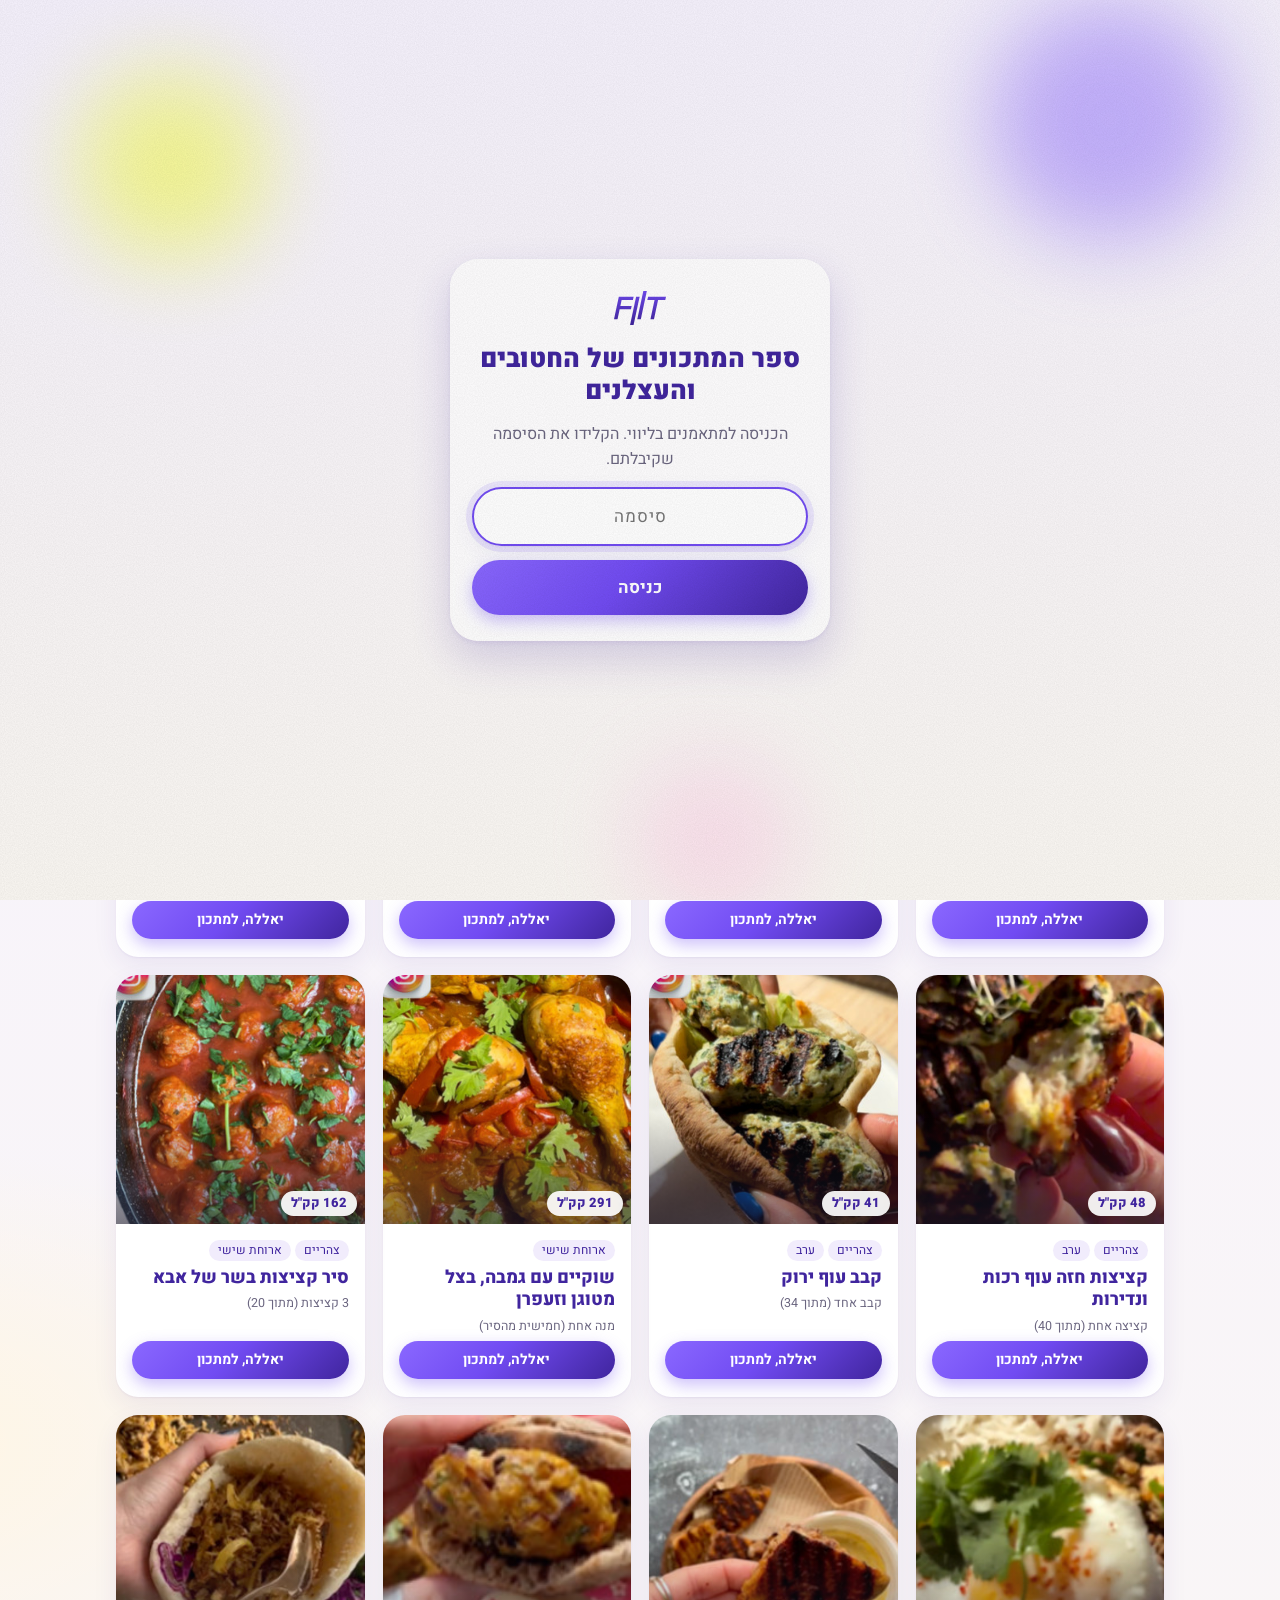
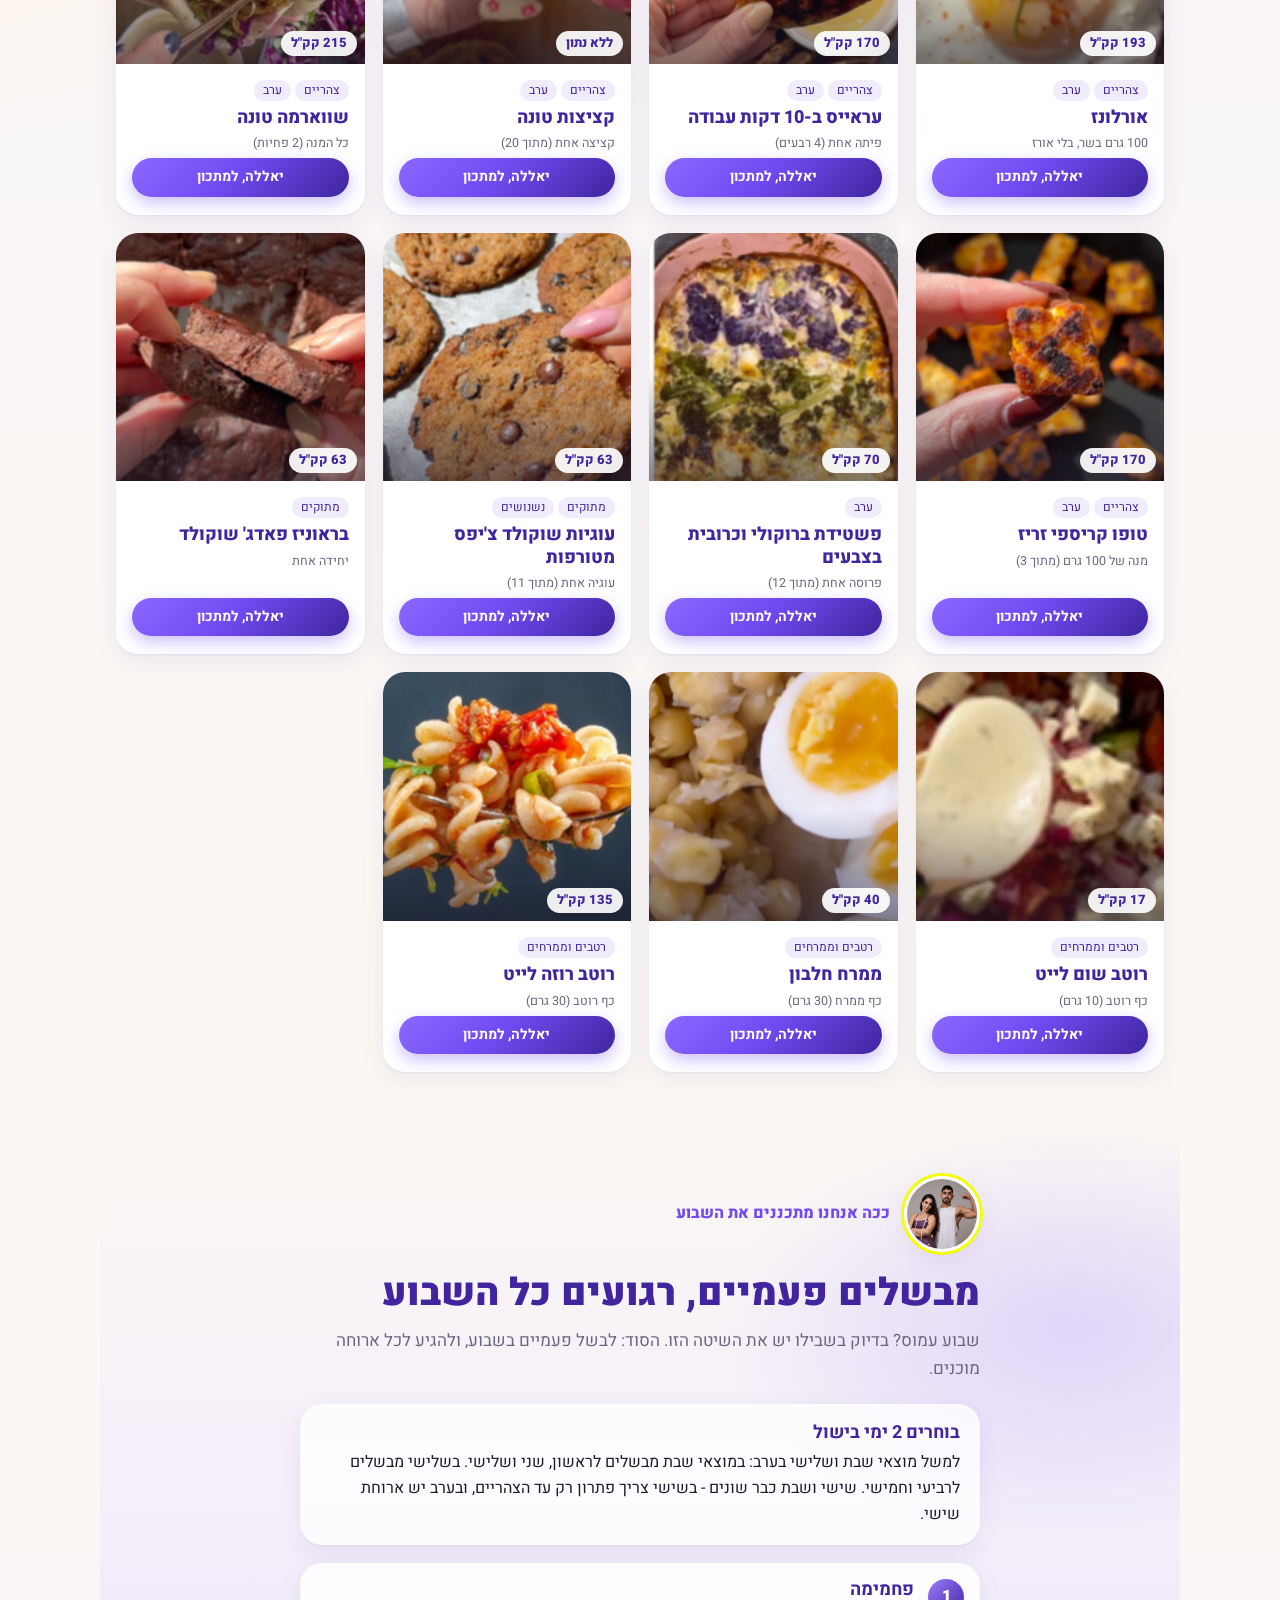
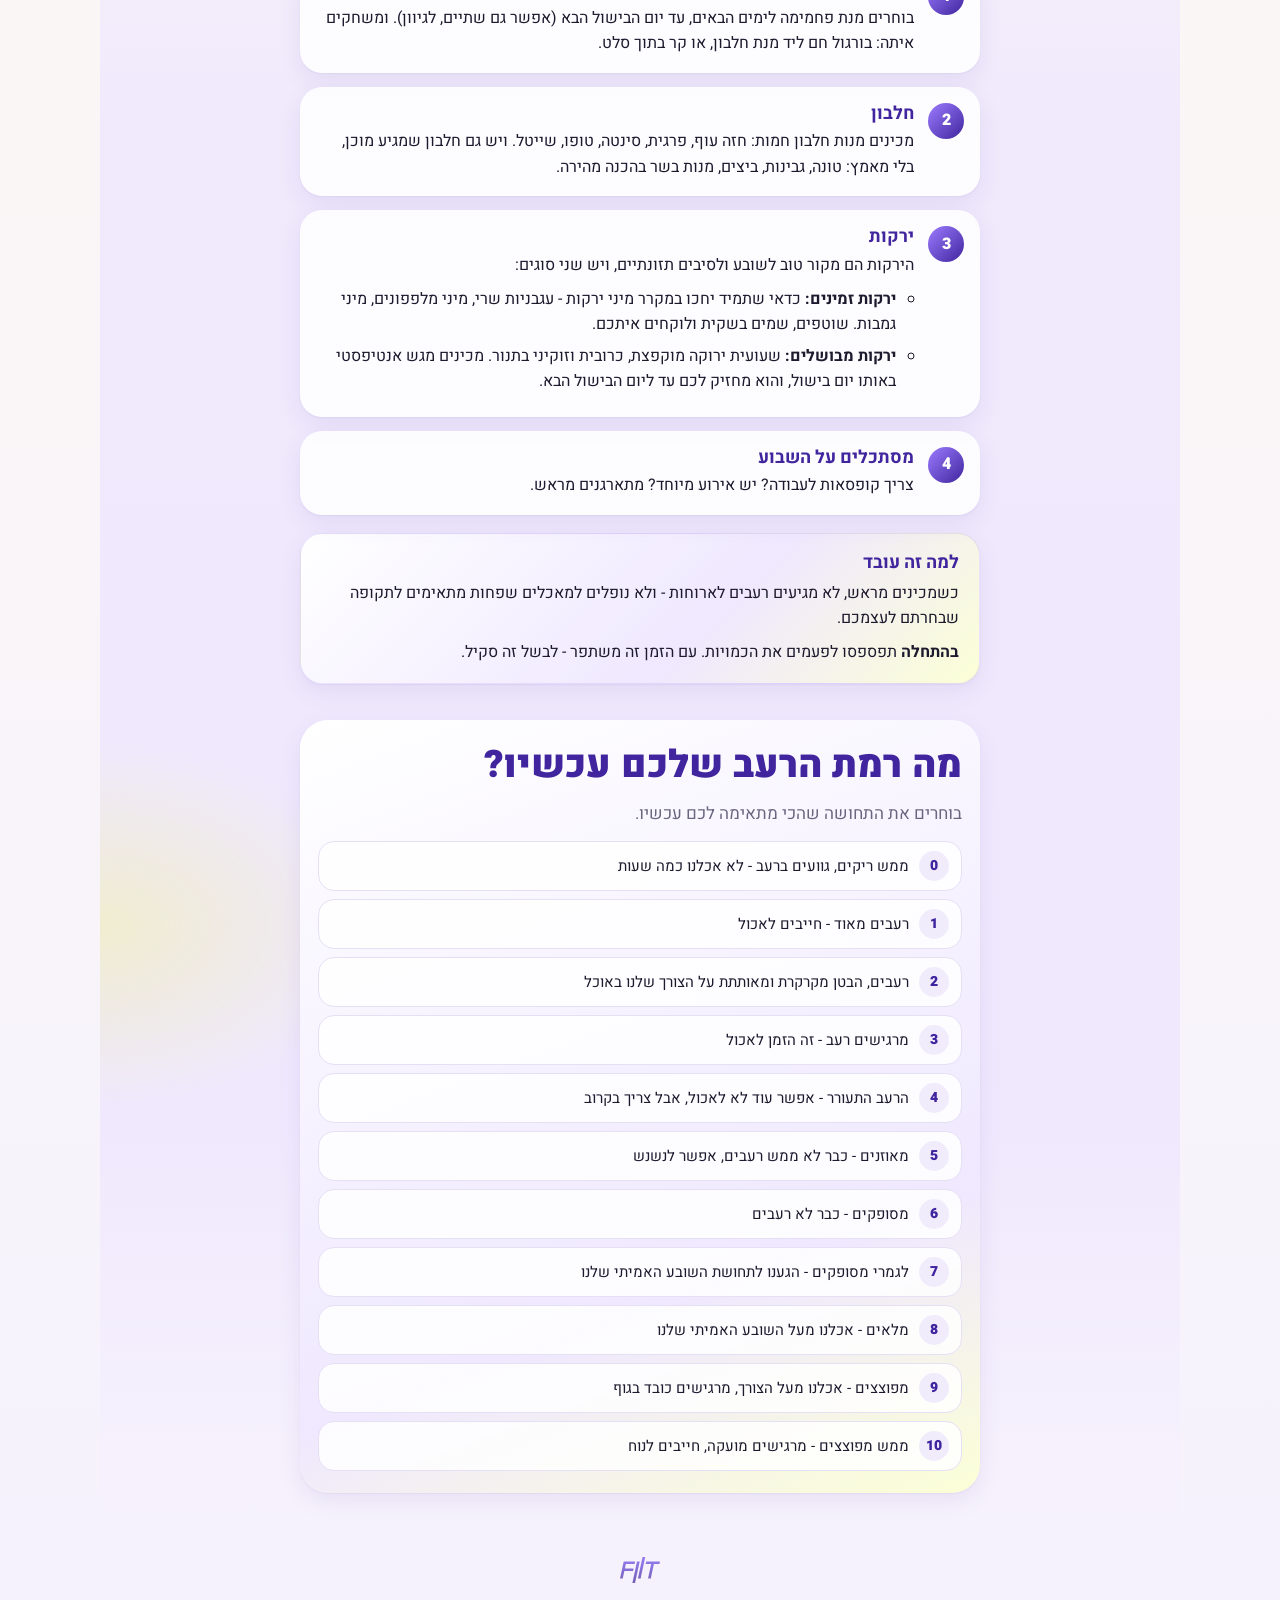
<file: index.html>
<!doctype html>
<html lang="he" dir="rtl">
<head>
  <meta charset="utf-8">
  <meta name="viewport" content="width=device-width, initial-scale=1, viewport-fit=cover">
  <meta name="theme-color" content="#f6f2fd">
  <title>ספר המתכונים של TOOFIT</title>
  <link rel="icon" href="assets/logo-icon.svg">
  <link rel="preconnect" href="https://fonts.googleapis.com">
  <link rel="preconnect" href="https://fonts.gstatic.com" crossorigin>
  <link href="https://fonts.googleapis.com/css2?family=Heebo:wght@400;500;700;800;900&display=swap" rel="stylesheet">
  <link rel="stylesheet" href="styles.css">
  <script src="gate.js"></script>
</head>
<body>
  <div class="gate" id="gate" role="dialog" aria-modal="true" aria-labelledby="gateTitle">
    <div class="blobs" aria-hidden="true">
      <span class="blob b1"></span><span class="blob b2"></span><span class="blob b3"></span>
    </div>
    <form class="gate-card" id="gateForm" autocomplete="off">
      <img src="assets/logo.svg" alt="TOOFIT" class="gate-logo">
      <h1 id="gateTitle">ספר המתכונים של <span class="hl">החטובים והעצלנים</span></h1>
      <p>הכניסה למתאמנים בליווי. הקלידו את הסיסמה שקיבלתם.</p>
      <label class="search gate-field">
        <input id="gatePassword" type="password" placeholder="סיסמה" aria-label="סיסמה" required>
      </label>
      <p class="gate-error" id="gateError" role="alert" hidden>הסיסמה לא נכונה. נסו שוב.</p>
      <button type="submit" class="pill pill-primary gate-btn">כניסה</button>
    </form>
  </div>

  <header class="topbar">
    <a href="#top" class="topbar-logo" aria-label="TOOFIT - לראש הדף"><img src="assets/logo.svg" alt="TOOFIT"></a>
    <button class="pill pill-week" id="openWeek" type="button">
      השבוע שלי <span class="count" id="weekCount">0</span>
    </button>
  </header>

  <main id="top">
    <section class="hero">
      <div class="blobs" aria-hidden="true">
        <span class="blob b1"></span><span class="blob b2"></span><span class="blob b3"></span>
      </div>
      <h1>ספר המתכונים של <span class="hl">החטובים והעצלנים</span></h1>
      <p>אוכל טעים ומגוון, עם כל הערכים התזונתיים - בלי להרגיש בדיאטה.</p>
    </section>

    <section class="finder" aria-label="חיפוש וסינון">
      <label class="search">
        <svg viewBox="0 0 24 24" aria-hidden="true"><circle cx="11" cy="11" r="7"/><path d="m20 20-3.5-3.5"/></svg>
        <input id="search" type="search" placeholder="מה בא לך לאכול?" autocomplete="off">
      </label>

      <div class="chips" id="mealChips" role="group" aria-label="סוג ארוחה"></div>
      <div class="chips" id="proteinChips" role="group" aria-label="חלבון"></div>

      <div class="cal-filter">
        <label for="calories">קלוריות למנה</label>
        <select id="calories">
          <option value="">הכל</option>
          <option value="150">עד 150 קק"ל</option>
          <option value="300">עד 300 קק"ל</option>
          <option value="400">עד 400 קק"ל</option>
          <option value="500">עד 500 קק"ל</option>
        </select>
      </div>
    </section>

    <section aria-label="מתכונים">
      <p class="result-count" id="resultCount" aria-live="polite"></p>
      <div class="grid" id="grid"></div>
      <p class="empty" id="empty" hidden>לא מצאנו מתכון כזה. נסו מילה אחרת או הסירו סינון.</p>
    </section>

    <section class="tips" id="tips">
      <div class="tips-inner">
        <figure class="tips-us reveal">
          <img src="assets/idan-gil.jpg" alt="עידן וגיל">
          <figcaption>ככה אנחנו מתכננים את השבוע</figcaption>
        </figure>
        <h2 class="reveal">מבשלים פעמיים, רגועים כל השבוע</h2>
        <p class="lead reveal">שבוע עמוס? בדיוק בשבילו יש את השיטה הזו. הסוד: לבשל פעמיים בשבוע, ולהגיע לכל ארוחה מוכנים.</p>

        <div class="tip-card reveal">
          <h3>בוחרים 2 ימי בישול</h3>
          <p>למשל מוצאי שבת ושלישי בערב: במוצאי שבת מבשלים לראשון, שני ושלישי. בשלישי מבשלים לרביעי וחמישי. שישי ושבת כבר שונים - בשישי צריך פתרון רק עד הצהריים, ובערב יש ארוחת שישי.</p>
        </div>

        <ol class="steps-list">
          <li class="reveal">
            <h3>פחמימה</h3>
            <p>בוחרים מנת פחמימה לימים הבאים, עד יום הבישול הבא (אפשר גם שתיים, לגיוון). ומשחקים איתה: בורגול חם ליד מנת חלבון, או קר בתוך סלט.</p>
          </li>
          <li class="reveal">
            <h3>חלבון</h3>
            <p>מכינים מנות חלבון חמות: חזה עוף, פרגית, סינטה, טופו, שייטל. ויש גם חלבון שמגיע מוכן, בלי מאמץ: טונה, גבינות, ביצים, מנות בשר בהכנה מהירה.</p>
          </li>
          <li class="reveal">
            <h3>ירקות</h3>
            <p>הירקות הם מקור טוב לשובע ולסיבים תזונתיים, ויש שני סוגים:</p>
            <ul>
              <li><strong>ירקות זמינים:</strong> כדאי שתמיד יחכו במקרר מיני ירקות - עגבניות שרי, מיני מלפפונים, מיני גמבות. שוטפים, שמים בשקית ולוקחים איתכם.</li>
              <li><strong>ירקות מבושלים:</strong> שעועית ירוקה מוקפצת, כרובית וזוקיני בתנור. מכינים מגש אנטיפסטי באותו יום בישול, והוא מחזיק לכם עד ליום הבישול הבא.</li>
            </ul>
          </li>
          <li class="reveal">
            <h3>מסתכלים על השבוע</h3>
            <p>צריך קופסאות לעבודה? יש אירוע מיוחד? מתארגנים מראש.</p>
          </li>
        </ol>

        <div class="tip-card glow reveal">
          <h3>למה זה עובד</h3>
          <p>כשמכינים מראש, לא מגיעים רעבים לארוחות - ולא נופלים למאכלים שפחות מתאימים לתקופה שבחרתם לעצמכם.</p>
          <p><strong>בהתחלה</strong> תפספסו לפעמים את הכמויות. עם הזמן זה משתפר - לבשל זה סקיל.</p>
        </div>

        <div class="hunger-check reveal" id="hungerCheck">
          <h2>מה רמת הרעב שלכם עכשיו?</h2>
          <p class="lead">בוחרים את התחושה שהכי מתאימה לכם עכשיו.</p>
          <div class="feel-options" id="feelOptions" role="group" aria-label="מה רמת הרעב שלכם עכשיו"></div>
        </div>

        <div class="scale-box" id="scaleBox" hidden>
          <h2>סולם הרעב והשובע</h2>
          <p class="lead"><strong>אוכלים בשלב 3, עוצרים בשלב 7.</strong> אפשר להזיז את הסמן.</p>
          <div class="scale-readout" id="scaleReadout">
            <span class="scale-num" id="scaleNum">3</span>
            <p class="scale-text" id="scaleText"></p>
          </div>
          <input type="range" id="scaleRange" min="0" max="10" step="1" value="3" aria-label="שלב בסולם הרעב והשובע">
          <div class="scale-ticks" aria-hidden="true" id="scaleTicks"></div>
          <div class="feel-result" id="feelResult" aria-live="polite"></div>
          <button type="button" class="again" data-feel-again>לבחור תחושה אחרת</button>
        </div>
      </div>
    </section>
  </main>

  <footer class="footer">
    <img src="assets/logo.svg" alt="TOOFIT">
  </footer>

  <div class="sheet-backdrop" id="backdrop" hidden></div>

  <article class="sheet" id="recipeSheet" role="dialog" aria-modal="true" aria-labelledby="recipeTitle" hidden>
    <div class="close-wrap"><button class="close" type="button" data-close aria-label="סגירה">×</button></div>
    <div id="recipeBody"></div>
  </article>

  <aside class="sheet" id="weekSheet" role="dialog" aria-modal="true" aria-labelledby="weekTitle" hidden>
    <div class="close-wrap"><button class="close" type="button" data-close aria-label="סגירה">×</button></div>
    <div class="sheet-inner">
      <h2 id="weekTitle">השבוע שלי</h2>
      <div class="tip-card glow">
        <p>בחרתם מתכונים? לוחצים "שמירה לשבוע", ומתחילים לחשוב איך להכפיל כמויות כדי שיספיקו לכמה ימים קדימה. ואל תשכחו לבחור חלבון, פחמימה וירקות.</p>
        <a href="#tips" class="link" data-close>איך מתכוננים לשבוע ←</a>
      </div>
      <ul class="week-list" id="weekList"></ul>
      <p class="empty" id="weekEmpty">עוד לא שמרתם מתכונים. לוחצים "שמירה לשבוע" על מה שמתחשק.</p>
      <p class="note">הרשימה נשמרת רק בטלפון הזה. מחיקת נתוני הדפדפן או החלפת טלפון ימחקו אותה.</p>
    </div>
  </aside>

  <div class="toast" id="toast" role="status" aria-live="polite"></div>

  <script src="data/recipes.js"></script>
  <script src="app.js"></script>
</body>
</html>
</file>
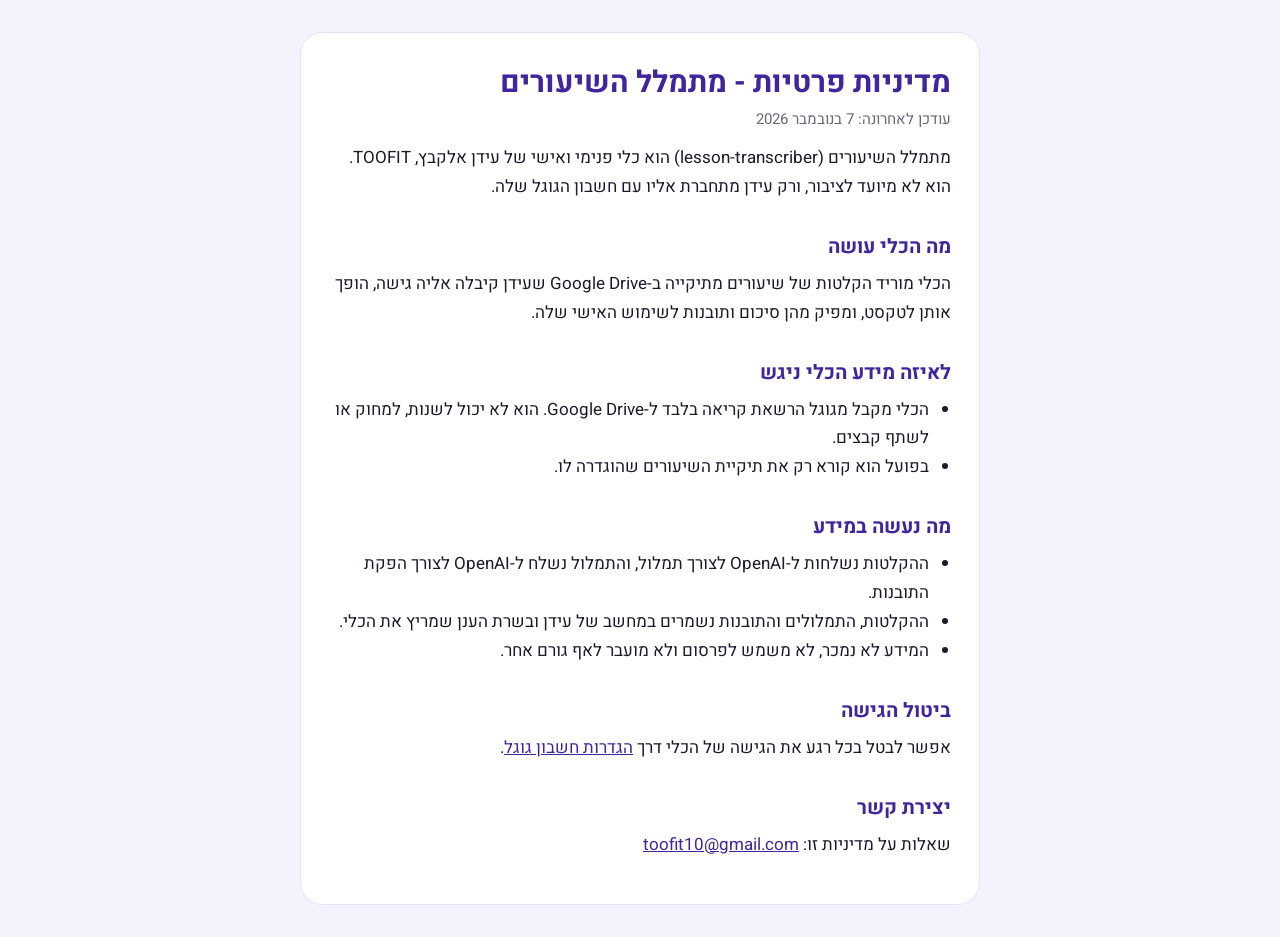
<file: privacy.html>
<!doctype html>
<html lang="he" dir="rtl">
<head>
  <meta charset="utf-8">
  <meta name="viewport" content="width=device-width, initial-scale=1, viewport-fit=cover">
  <meta name="theme-color" content="#f6f2fd">
  <title>מדיניות פרטיות - מתמלל השיעורים</title>
  <link rel="icon" href="assets/logo-icon.svg">
  <link rel="preconnect" href="https://fonts.googleapis.com">
  <link rel="preconnect" href="https://fonts.gstatic.com" crossorigin>
  <link href="https://fonts.googleapis.com/css2?family=Heebo:wght@400;500;700;800&display=swap" rel="stylesheet">
  <style>
    :root {
      --purple-dark: #40259e;
      --ink: #1d1a2e;
      --muted: #6b6680;
      --bg: #f6f2fd;
      --card: #ffffff;
      --line: #e6e0f5;
    }
    * { box-sizing: border-box; }
    body {
      margin: 0;
      padding: 32px 16px;
      background: var(--bg);
      color: var(--ink);
      font-family: "Heebo", system-ui, sans-serif;
      font-size: 17px;
      line-height: 1.7;
    }
    main {
      max-width: 680px;
      margin: 0 auto;
      padding: 32px 28px;
      background: var(--card);
      border: 1px solid var(--line);
      border-radius: 22px;
    }
    h1 { margin: 0 0 4px; color: var(--purple-dark); font-size: 30px; line-height: 1.25; }
    h2 { margin: 28px 0 6px; color: var(--purple-dark); font-size: 20px; }
    p, ul { margin: 0 0 12px; }
    ul { padding-inline-start: 22px; }
    .updated { color: var(--muted); font-size: 15px; }
    a { color: var(--purple-dark); }
  </style>
</head>
<body>
  <main>
    <h1>מדיניות פרטיות - מתמלל השיעורים</h1>
    <p class="updated">עודכן לאחרונה: 7 בנובמבר 2026</p>

    <p>מתמלל השיעורים (lesson-transcriber) הוא כלי פנימי ואישי של עידן אלקבץ, TOOFIT. הוא לא מיועד לציבור, ורק עידן מתחברת אליו עם חשבון הגוגל שלה.</p>

    <h2>מה הכלי עושה</h2>
    <p>הכלי מוריד הקלטות של שיעורים מתיקייה ב-Google Drive שעידן קיבלה אליה גישה, הופך אותן לטקסט, ומפיק מהן סיכום ותובנות לשימוש האישי שלה.</p>

    <h2>לאיזה מידע הכלי ניגש</h2>
    <ul>
      <li>הכלי מקבל מגוגל הרשאת קריאה בלבד ל-Google Drive. הוא לא יכול לשנות, למחוק או לשתף קבצים.</li>
      <li>בפועל הוא קורא רק את תיקיית השיעורים שהוגדרה לו.</li>
    </ul>

    <h2>מה נעשה במידע</h2>
    <ul>
      <li>ההקלטות נשלחות ל-OpenAI לצורך תמלול, והתמלול נשלח ל-OpenAI לצורך הפקת התובנות.</li>
      <li>ההקלטות, התמלולים והתובנות נשמרים במחשב של עידן ובשרת הענן שמריץ את הכלי.</li>
      <li>המידע לא נמכר, לא משמש לפרסום ולא מועבר לאף גורם אחר.</li>
    </ul>

    <h2>ביטול הגישה</h2>
    <p>אפשר לבטל בכל רגע את הגישה של הכלי דרך <a href="https://myaccount.google.com/permissions">הגדרות חשבון גוגל</a>.</p>

    <h2>יצירת קשר</h2>
    <p>שאלות על מדיניות זו: <a href="mailto:toofit10@gmail.com">toofit10@gmail.com</a></p>
  </main>
</body>
</html>
</file>
<file: styles.css>
:root {
  --purple: #714bf2;
  --purple-dark: #40259e;
  --yellow: #f3ff00;
  --ink: #1d1a2e;
  --muted: #6b6680;
  --bg: #f6f2fd;
  --bg-warm: #fbf8f3;
  --card: #ffffff;
  --soft: #f1ecfc;
  --line: #e6e0f5;
  --radius: 22px;
  --shadow: 0 1px 2px rgba(64, 37, 158, .06), 0 8px 24px rgba(64, 37, 158, .08);
  --shadow-lift: 0 2px 4px rgba(64, 37, 158, .08), 0 18px 40px rgba(64, 37, 158, .18);
  --ease: cubic-bezier(.2, .8, .2, 1);
  --spring: cubic-bezier(.34, 1.56, .64, 1);
}

* { box-sizing: border-box; }

html { scroll-behavior: smooth; -webkit-text-size-adjust: 100%; }

body {
  margin: 0;
  min-height: 100vh;
  background:
    radial-gradient(1200px 600px at 100% -10%, #ece4ff 0%, transparent 60%),
    radial-gradient(900px 500px at -10% 30%, #fff6e3 0%, transparent 60%),
    linear-gradient(180deg, var(--bg) 0%, var(--bg-warm) 55%, var(--bg) 100%);
  color: var(--ink);
  font-family: "Heebo", system-ui, sans-serif;
  font-size: 16px;
  line-height: 1.6;
  direction: rtl;
  text-align: right;
}

/* Paper grain over the whole page */
body::after {
  content: ""; position: fixed; inset: 0; z-index: 100; pointer-events: none;
  opacity: .07; mix-blend-mode: multiply;
  background-image: url("data:image/svg+xml,%3Csvg xmlns='http://www.w3.org/2000/svg' width='160' height='160'%3E%3Cfilter id='n'%3E%3CfeTurbulence type='fractalNoise' baseFrequency='.9' numOctaves='3' stitchTiles='stitch'/%3E%3CfeColorMatrix values='0 0 0 0 0 0 0 0 0 0 0 0 0 0 0 0 0 0 1 0'/%3E%3C/filter%3E%3Crect width='100%25' height='100%25' filter='url(%23n)'/%3E%3C/svg%3E");
}

body.locked { overflow: hidden; }

img { max-width: 100%; display: block; }

h1, h2, h3 { color: var(--purple-dark); line-height: 1.25; margin: 0; }

button, input, select { font: inherit; color: inherit; }

main, .footer { max-width: 1080px; margin: 0 auto; padding: 0 16px; }

/* Top bar */
.topbar {
  position: sticky; top: 0; z-index: 20;
  display: flex; align-items: center; justify-content: space-between;
  padding: 10px 16px;
  padding-top: max(10px, env(safe-area-inset-top));
  background: rgba(246, 242, 253, .72);
  backdrop-filter: saturate(180%) blur(18px);
  -webkit-backdrop-filter: saturate(180%) blur(18px);
  border-bottom: 1px solid rgba(113, 75, 242, .1);
}
.topbar-logo img { height: 28px; width: auto; }

.pill {
  border: 0; border-radius: 999px; cursor: pointer;
  padding: 10px 18px; font-weight: 700;
  display: inline-flex; align-items: center; justify-content: center; gap: 8px;
  transition: transform .2s var(--spring), background .25s, box-shadow .25s, color .25s;
  text-decoration: none; -webkit-tap-highlight-color: transparent;
}
.pill:active { transform: scale(.95); }
.pill-primary {
  background: linear-gradient(135deg, #8a68ff 0%, var(--purple) 45%, var(--purple-dark) 100%);
  color: #fff; box-shadow: 0 6px 16px rgba(113, 75, 242, .35);
}
.pill-primary:hover { box-shadow: 0 10px 22px rgba(113, 75, 242, .45); }
.pill-ghost { background: var(--soft); color: var(--purple-dark); }
.pill-week { background: #fff; color: var(--purple-dark); padding: 8px 14px; font-size: 15px; box-shadow: var(--shadow); }
.count {
  min-width: 22px; height: 22px; border-radius: 999px; padding: 0 6px;
  background: var(--purple); color: #fff; font-size: 13px;
  display: inline-flex; align-items: center; justify-content: center;
}
.count.bump { animation: bump .5s var(--spring); }
@keyframes bump { 40% { transform: scale(1.45); background: var(--yellow); color: var(--ink); } }

/* Hero with moving gradient blobs */
.hero { position: relative; text-align: center; padding: 48px 0 28px; isolation: isolate; }
.blobs { position: absolute; inset: -20px -16px 0; z-index: -1; overflow: hidden; pointer-events: none; }
.blob { position: absolute; border-radius: 50%; filter: blur(42px); opacity: .55; will-change: transform; }
.b1 { width: 240px; height: 240px; background: #9b7cff; top: 0; right: 4%; animation: drift1 14s ease-in-out infinite alternate; }
.b2 { width: 190px; height: 190px; background: var(--yellow); top: 70px; left: 6%; opacity: .4; animation: drift2 17s ease-in-out infinite alternate; }
.b3 { width: 160px; height: 160px; background: #ffb8e1; bottom: -20px; right: 38%; opacity: .35; animation: drift3 12s ease-in-out infinite alternate; }
@keyframes drift1 { to { transform: translate(-70px, 50px) scale(1.15); } }
@keyframes drift2 { to { transform: translate(60px, -30px) scale(.9); } }
@keyframes drift3 { to { transform: translate(-40px, -40px) scale(1.2); } }

.hero h1 { font-size: clamp(32px, 9vw, 58px); font-weight: 900; letter-spacing: -.5px; }
.hero .hl {
  background: linear-gradient(90deg, var(--purple-dark), var(--purple), #9b7cff, var(--purple));
  background-size: 300% 100%;
  -webkit-background-clip: text; background-clip: text; color: transparent;
  animation: shine 8s linear infinite;
}
@keyframes shine { to { background-position: -300% 0; } }
.hero p { color: var(--muted); font-size: 18px; margin: 14px auto 0; max-width: 34ch; }

/* Finder */
.finder { display: grid; gap: 12px; padding-bottom: 8px; }

.search {
  display: flex; align-items: center; gap: 10px;
  background: rgba(255, 255, 255, .85); border-radius: 999px; padding: 0 18px;
  border: 2px solid transparent; box-shadow: var(--shadow);
  transition: border-color .2s, box-shadow .3s;
}
.search:focus-within { border-color: var(--purple); box-shadow: 0 0 0 6px rgba(113, 75, 242, .12), var(--shadow); }
.search svg { width: 20px; height: 20px; fill: none; stroke: var(--purple); stroke-width: 2; stroke-linecap: round; flex: none; }
.search input {
  flex: 1; min-width: 0; border: 0; background: none; outline: none;
  padding: 14px 0; font-size: 17px;
}

.chips {
  display: flex; gap: 8px; overflow-x: auto;
  margin: 0 -16px; padding: 4px 16px;
  scrollbar-width: none;
}
.chips::-webkit-scrollbar { display: none; }
.chip {
  flex: none; border: 1.5px solid var(--line); background: rgba(255, 255, 255, .7);
  border-radius: 999px; padding: 7px 15px; font-size: 15px; cursor: pointer;
  transition: background .25s var(--ease), border-color .25s, transform .3s var(--spring), box-shadow .25s;
  white-space: nowrap; -webkit-tap-highlight-color: transparent;
}
.chip:active { transform: scale(.92); }
.chip[aria-pressed="true"] {
  background: var(--yellow); border-color: var(--yellow); color: var(--ink); font-weight: 700;
  box-shadow: 0 4px 14px rgba(200, 210, 0, .45);
  animation: pop .4s var(--spring);
}
@keyframes pop { 50% { transform: scale(1.08); } }

.cal-filter { display: flex; align-items: center; gap: 8px; font-size: 14px; color: var(--muted); }
.cal-filter select {
  border: 1px solid var(--line); border-radius: 999px; background: rgba(255, 255, 255, .8);
  padding: 4px 12px; font-size: 14px; color: var(--muted);
}

.result-count { color: var(--muted); font-size: 14px; margin: 12px 0 10px; }

/* Grid + cards. Two columns on phones keeps the book's small photos sharp. */
.grid { display: grid; grid-template-columns: repeat(2, 1fr); gap: 12px; }
@media (min-width: 700px) { .grid { grid-template-columns: repeat(3, 1fr); gap: 18px; } }
@media (min-width: 1000px) { .grid { grid-template-columns: repeat(4, 1fr); } }

.card {
  background: var(--card); border-radius: var(--radius); overflow: hidden;
  display: flex; flex-direction: column; cursor: pointer;
  box-shadow: var(--shadow);
  transition: transform .35s var(--ease), box-shadow .35s var(--ease), opacity .5s var(--ease);
  -webkit-tap-highlight-color: transparent;
  transform-style: preserve-3d;
}
.card.pre { opacity: 0; transform: translateY(24px) scale(.97); }
.card:hover { box-shadow: var(--shadow-lift); }
.card:active { transform: scale(.97); }

.card-img { position: relative; aspect-ratio: 1 / 1; overflow: hidden; background: var(--soft); }
.card-img img { width: 100%; height: 100%; object-fit: cover; transition: transform .7s var(--ease); }
.card:hover .card-img img { transform: scale(1.06); }
.card-img::after {
  content: ""; position: absolute; inset: auto 0 0 0; height: 45%;
  background: linear-gradient(to top, rgba(29, 26, 46, .55), transparent);
  pointer-events: none;
}
.kcal-badge {
  position: absolute; bottom: 8px; right: 8px; z-index: 1;
  background: rgba(255, 255, 255, .92); color: var(--purple-dark);
  border-radius: 999px; padding: 2px 10px; font-size: 13px; font-weight: 800;
  backdrop-filter: blur(6px);
}
.saved-dot {
  position: absolute; top: 8px; left: 8px; z-index: 1;
  width: 28px; height: 28px; border-radius: 50%;
  background: var(--yellow); color: var(--ink); font-size: 14px; font-weight: 900;
  display: flex; align-items: center; justify-content: center;
  transform: scale(0); transition: transform .4s var(--spring);
}
.card.is-saved .saved-dot { transform: scale(1); }

.placeholder {
  width: 100%; height: 100%;
  display: flex; align-items: center; justify-content: center;
  background: linear-gradient(135deg, #e3d9ff, #c9b8ff 55%, #f6ffb3);
}
.placeholder img { width: auto; height: 38%; opacity: .5; object-fit: contain; }

.card-body { padding: 12px 12px 14px; display: flex; flex-direction: column; gap: 6px; flex: 1; }
.tags { display: flex; flex-wrap: wrap; gap: 4px; }
.tag { font-size: 12px; color: var(--purple-dark); background: var(--soft); border-radius: 999px; padding: 1px 9px; }
.card h3 { font-size: 16px; font-weight: 800; }
.card-serving { color: var(--muted); font-size: 12.5px; line-height: 1.35; margin: 0; }
.card .pill { margin-top: auto; padding: 8px 12px; font-size: 14px; width: 100%; }
@media (min-width: 700px) {
  .card-body { padding: 16px 16px 18px; }
  .card h3 { font-size: 18px; }
}

.empty { text-align: center; color: var(--muted); padding: 28px 8px; }

/* Scroll reveal */
.reveal { opacity: 0; transform: translateY(22px); transition: opacity .7s var(--ease), transform .7s var(--ease); }
.reveal.in { opacity: 1; transform: none; }

/* Tips */
.tips { margin: 56px -16px 0; padding: 48px 16px 32px; position: relative; }
.tips::before {
  content: ""; position: absolute; inset: 0; z-index: -1;
  background:
    radial-gradient(500px 300px at 90% 10%, rgba(155, 124, 255, .25), transparent 70%),
    radial-gradient(400px 260px at 0% 70%, rgba(243, 255, 0, .18), transparent 70%),
    linear-gradient(180deg, rgba(255, 255, 255, 0), rgba(236, 228, 255, .7) 30%, rgba(236, 228, 255, .7) 80%, rgba(255, 255, 255, 0));
}
.tips-inner { max-width: 680px; margin: 0 auto; }
.tips h2 { font-size: clamp(26px, 7vw, 38px); font-weight: 900; }
.tips .lead { color: var(--muted); font-size: 17px; margin: 10px 0 22px; }
.tips-us { margin: 0 0 18px; display: flex; align-items: center; gap: 14px; }
.tips-us img {
  width: 76px; height: 76px; border-radius: 50%; object-fit: cover;
  border: 3px solid #fff; box-shadow: 0 0 0 3px var(--yellow), var(--shadow);
}
.tips-us figcaption { font-weight: 800; color: var(--purple); }

.tip-card { background: rgba(255, 255, 255, .8); border-radius: var(--radius); padding: 18px 20px; margin-bottom: 18px; box-shadow: var(--shadow); }
.tip-card h3 { font-size: 18px; margin-bottom: 6px; }
.tip-card p { margin: 0 0 8px; }
.tip-card p:last-child { margin-bottom: 0; }
.tip-card.glow {
  background: linear-gradient(135deg, #ffffff 0%, #efe8ff 60%, #fbffd6 100%);
  border: 1px solid rgba(113, 75, 242, .15);
}

.steps-list { list-style: none; padding: 0; margin: 0 0 18px; counter-reset: s; display: grid; gap: 14px; }
.steps-list > li {
  counter-increment: s; position: relative;
  padding: 16px 66px 16px 18px; background: rgba(255, 255, 255, .85);
  border-radius: var(--radius); box-shadow: var(--shadow);
}
.steps-list > li::before {
  content: counter(s); position: absolute; right: 16px; top: 16px;
  width: 36px; height: 36px; border-radius: 50%;
  background: linear-gradient(135deg, #9b7cff, var(--purple-dark)); color: #fff; font-weight: 900;
  display: flex; align-items: center; justify-content: center;
}
.steps-list h3 { font-size: 18px; }
.steps-list p { margin: 4px 0 0; }
.steps-list ul { margin: 8px 0 0; padding-right: 18px; }
.steps-list ul li { margin-bottom: 6px; }

/* Hunger scale slider */
.scale-box {
  margin-top: 18px; padding: 22px 18px; border-radius: 28px;
  background: rgba(255, 255, 255, .85); box-shadow: var(--shadow);
}
.scale-box .lead { margin-bottom: 16px; }
.scale-readout {
  display: flex; align-items: center; gap: 14px; min-height: 96px;
  padding: 14px 16px; border-radius: 20px; margin-bottom: 18px;
  transition: background .4s var(--ease);
  background: var(--soft);
}
.scale-readout[data-zone="key"] { background: var(--yellow); }
.scale-readout[data-zone="ok"] { background: #efe8ff; }
.scale-readout[data-zone="far"] { background: #ddd2ff; }
.scale-num {
  flex: none; width: 60px; height: 60px; border-radius: 50%;
  background: #fff; color: var(--purple-dark); font-size: 30px; font-weight: 900;
  display: flex; align-items: center; justify-content: center; box-shadow: var(--shadow);
}
.scale-num.tick { animation: pop .35s var(--spring); }
.scale-text { margin: 0; font-size: 17px; font-weight: 600; }

#scaleRange {
  -webkit-appearance: none; appearance: none; width: 100%; height: 14px; border-radius: 999px; outline: none;
  direction: rtl;
  background: linear-gradient(to left, #40259e 0%, #9b7cff 22%, #f3ff00 30%, #f3ff00 70%, #9b7cff 78%, #40259e 100%);
}
#scaleRange::-webkit-slider-thumb {
  -webkit-appearance: none; width: 32px; height: 32px; border-radius: 50%;
  background: #fff; border: 4px solid var(--purple); box-shadow: 0 4px 12px rgba(64, 37, 158, .35); cursor: grab;
}
#scaleRange::-moz-range-thumb {
  width: 26px; height: 26px; border-radius: 50%;
  background: #fff; border: 4px solid var(--purple); box-shadow: 0 4px 12px rgba(64, 37, 158, .35); cursor: grab;
}
.scale-ticks { display: flex; justify-content: space-between; padding: 8px 6px 0; font-size: 13px; color: var(--muted); }
.scale-ticks span.key { color: var(--purple-dark); font-weight: 900; }

/* Hunger check */
.scale-box.opening { animation: open-down .55s var(--ease) both; }
@keyframes open-down { from { opacity: 0; transform: translateY(-14px) scale(.98); } }
.hunger-check {
  margin-top: 36px; padding: 22px 18px; border-radius: 28px;
  background: linear-gradient(160deg, #ffffff 0%, #efe8ff 70%, #fbffd6 100%);
  box-shadow: var(--shadow);
}
.hunger-check .lead { margin-bottom: 14px; }
.feel-options { display: grid; gap: 8px; }
.feel {
  display: grid; grid-template-columns: 30px 1fr; gap: 10px; align-items: center;
  width: 100%; text-align: right; cursor: pointer;
  border: 1.5px solid var(--line); background: rgba(255, 255, 255, .85);
  border-radius: 16px; padding: 9px 12px; font-size: 15px; line-height: 1.4;
  transition: background .25s var(--ease), border-color .25s, transform .3s var(--spring);
  -webkit-tap-highlight-color: transparent;
}
.feel:active { transform: scale(.97); }
.feel[hidden] { display: none; }
.feel .n {
  width: 30px; height: 30px; border-radius: 50%; background: var(--soft);
  color: var(--purple-dark); font-weight: 900; font-size: 14px;
  display: flex; align-items: center; justify-content: center;
}
.feel[aria-pressed="true"] { background: var(--yellow); border-color: var(--yellow); font-weight: 700; animation: pop .4s var(--spring); }
.feel[aria-pressed="true"] .n { background: #fff; }
.feel-result {
  margin-top: 16px; padding: 18px; border-radius: 20px;
  background: var(--purple-dark); color: #fff;
  animation: rise .45s var(--ease) both;
}
.feel-result .msg { margin: 0 0 12px; font-size: 18px; font-weight: 700; line-height: 1.45; }
.feel-result .msg:last-child { margin-bottom: 0; }
.feel-result .pill { background: var(--yellow); color: var(--ink); }
.again { display: block; margin: 14px auto 0; background: none; border: 0; color: var(--purple); font-weight: 700; font-size: 14px; cursor: pointer; padding: 4px; }

.footer { padding: 32px 16px calc(32px + env(safe-area-inset-bottom)); text-align: center; }
.footer img { height: 26px; width: auto; margin: 0 auto; opacity: .7; }

/* Sheets (recipe + week) */
.sheet-backdrop {
  position: fixed; inset: 0; z-index: 30; background: rgba(29, 16, 70, .4);
  backdrop-filter: blur(3px); -webkit-backdrop-filter: blur(3px);
  opacity: 0; transition: opacity .35s var(--ease);
}
.sheet-backdrop.open { opacity: 1; }

.sheet {
  position: fixed; z-index: 40; inset: auto 0 0 0;
  max-height: 94vh; max-height: 94dvh; overflow-y: auto; overscroll-behavior: contain;
  background: var(--bg-warm); border-radius: 26px 26px 0 0;
  transform: translateY(100%); transition: transform .45s var(--ease);
  padding-bottom: env(safe-area-inset-bottom);
}
.sheet.open { transform: none; }
.sheet.no-slide { transition: none; }
@media (min-width: 760px) {
  .sheet {
    inset: 50% auto auto 50%; width: 680px; max-height: 88vh; border-radius: 26px;
    transform: translate(-50%, -46%) scale(.96); opacity: 0;
    transition: transform .45s var(--ease), opacity .3s var(--ease);
  }
  .sheet.open { transform: translate(-50%, -50%); opacity: 1; }
}

.close-wrap { position: sticky; top: 0; height: 0; z-index: 3; }
.close {
  position: absolute; top: 12px; left: 12px;
  width: 38px; height: 38px; border-radius: 50%; border: 0; cursor: pointer;
  background: rgba(255, 255, 255, .92); font-size: 24px; line-height: 1;
  box-shadow: 0 2px 10px rgba(0, 0, 0, .12);
  transition: transform .3s var(--spring);
}
.close:active { transform: scale(.85) rotate(90deg); }

.sheet-inner { padding: 22px 20px 28px; }
.sheet-inner > h2 { font-size: 26px; font-weight: 900; margin-bottom: 14px; }

/* Recipe hero: the small book photo sits sharp in the middle, over a blurred copy of itself */
.recipe-hero {
  position: relative; overflow: hidden; height: 300px;
  display: flex; align-items: center; justify-content: center;
  background: linear-gradient(135deg, #e3d9ff, #c9b8ff 55%, #f6ffb3);
}
.recipe-hero::before {
  content: ""; position: absolute; inset: -30px;
  background: var(--hero-bg, none) center / cover no-repeat;
  filter: blur(28px) saturate(1.4); opacity: .85;
}
.recipe-hero::after {
  content: ""; position: absolute; inset: auto 0 0 0; height: 60px;
  background: linear-gradient(to top, var(--bg-warm), transparent);
}
.recipe-hero > img {
  position: relative; z-index: 1; max-height: 236px; max-width: 72%; width: auto;
  border-radius: 20px; box-shadow: 0 18px 40px rgba(29, 16, 70, .35);
  animation: float-in .6s .1s var(--spring) both;
}
@keyframes float-in { from { opacity: 0; transform: translateY(18px) scale(.92); } }
.recipe-hero .placeholder { position: absolute; inset: 0; }

.recipe-head h2 { font-size: 28px; font-weight: 900; margin: 10px 0 6px; }
.recipe-head .desc { color: var(--muted); margin: 0 0 16px; }

.actions { display: flex; gap: 10px; flex-wrap: wrap; margin-bottom: 22px; }
.actions .pill { flex: 1 1 140px; padding: 13px 18px; }
.pill-save { background: #fff; color: var(--purple-dark); box-shadow: var(--shadow); }
.pill-save[aria-pressed="true"] { background: var(--yellow); color: var(--ink); }
.pill-save.burst { animation: pop .45s var(--spring); }

.nutrition {
  background: linear-gradient(135deg, #ffffff, #f1ecfc);
  border-radius: var(--radius); padding: 16px; margin-bottom: 24px; box-shadow: var(--shadow);
}
.nutrition h3, .recipe-section h3 { font-size: 20px; font-weight: 800; margin-bottom: 4px; }
.nutrition .per { color: var(--muted); font-size: 14px; margin: 0 0 12px; }
.nutri-grid { display: grid; grid-template-columns: repeat(4, 1fr); gap: 8px; text-align: center; }
.nutri-grid div { background: #fff; border-radius: 14px; padding: 10px 4px; }
.nutri-grid strong { display: block; font-size: 20px; color: var(--purple-dark); line-height: 1.2; font-variant-numeric: tabular-nums; }
.nutri-grid span { font-size: 12.5px; color: var(--muted); }
.nutri-grid .main { background: var(--purple); }
.nutri-grid .main strong, .nutri-grid .main span { color: #fff; }

.recipe-section { margin-bottom: 24px; }
.recipe-section .yield { color: var(--muted); font-size: 14px; margin: 0 0 8px; }
.ingredients { padding: 0; margin: 0; list-style: none; }
.ingredients li {
  padding: 10px 0; border-bottom: 1px solid var(--line); display: flex; gap: 12px; cursor: pointer;
  transition: color .25s, opacity .25s; -webkit-tap-highlight-color: transparent;
}
.ingredients li::before {
  content: ""; flex: none; width: 20px; height: 20px; border-radius: 6px; margin-top: 3px;
  border: 2px solid var(--purple); background: #fff;
  transition: background .25s, transform .3s var(--spring);
}
.ingredients li.done { color: var(--muted); text-decoration: line-through; opacity: .7; }
.ingredients li.done::before {
  background: var(--purple) url("data:image/svg+xml,%3Csvg xmlns='http://www.w3.org/2000/svg' viewBox='0 0 24 24' fill='none' stroke='white' stroke-width='3.5' stroke-linecap='round' stroke-linejoin='round'%3E%3Cpath d='m5 12 5 5 9-10'/%3E%3C/svg%3E") center / 14px no-repeat;
  transform: scale(1.1);
}
.check-hint { color: var(--muted); font-size: 13px; margin: 0 0 4px; }

.method { padding: 0; margin: 0; list-style: none; counter-reset: m; }
.method li { counter-increment: m; position: relative; padding: 0 42px 16px 0; }
.method li::before {
  content: counter(m); position: absolute; right: 0; top: 1px;
  width: 28px; height: 28px; border-radius: 50%;
  background: linear-gradient(135deg, #9b7cff, var(--purple-dark)); color: #fff; font-weight: 800; font-size: 14px;
  display: flex; align-items: center; justify-content: center;
}
.recipe-tip { background: linear-gradient(135deg, #fbffd1, #f3ffa6); border-radius: var(--radius); padding: 14px 18px; }
.recipe-tip h3 { font-size: 17px; margin-bottom: 2px; }
.recipe-tip p { margin: 0; }
.source { color: var(--muted); font-size: 13px; text-align: center; margin: 18px 0 0; }

.link { color: var(--purple); font-weight: 700; text-decoration: none; display: inline-block; margin-top: 6px; }

.week-list { list-style: none; padding: 0; margin: 8px 0 0; display: grid; gap: 10px; }
.week-item {
  display: grid; grid-template-columns: 64px 1fr auto; gap: 12px; align-items: center;
  background: #fff; border-radius: 18px; padding: 8px; cursor: pointer; box-shadow: var(--shadow);
  animation: rise .4s var(--ease) both;
}
@keyframes rise { from { opacity: 0; transform: translateY(10px); } }
.week-item .thumb { width: 64px; height: 64px; border-radius: 14px; overflow: hidden; background: var(--soft); }
.week-item .thumb img { width: 100%; height: 100%; object-fit: cover; }
.week-item strong { display: block; color: var(--purple-dark); line-height: 1.3; }
.week-item small { color: var(--muted); }
.remove {
  border: 0; background: var(--soft); border-radius: 999px; padding: 6px 12px;
  font-size: 13px; color: var(--muted); cursor: pointer;
}
.note { color: var(--muted); font-size: 13px; margin: 18px 0 0; text-align: center; }

/* Photo that flies into "השבוע שלי" on save */
.flyer {
  position: fixed; z-index: 60; border-radius: 14px; object-fit: cover; pointer-events: none;
  box-shadow: 0 10px 24px rgba(29, 16, 70, .35);
}

.toast {
  position: fixed; z-index: 70; left: 50%; bottom: calc(20px + env(safe-area-inset-bottom));
  transform: translate(-50%, 140%); opacity: 0;
  background: var(--ink); color: #fff; border-radius: 999px; padding: 10px 18px;
  font-weight: 600; font-size: 15px; white-space: nowrap; box-shadow: 0 10px 30px rgba(0, 0, 0, .25);
  transition: transform .45s var(--spring), opacity .3s;
}
.toast.show { transform: translate(-50%, 0); opacity: 1; }

/* Password gate */
.gate {
  position: fixed; inset: 0; z-index: 90; overflow: hidden; isolation: isolate;
  display: flex; align-items: center; justify-content: center; padding: 16px;
  background: linear-gradient(180deg, var(--bg) 0%, var(--bg-warm) 100%);
  transition: opacity .45s var(--ease), transform .45s var(--ease);
}
html:not(.unlocked) body { overflow: hidden; }
html.unlocked .gate { display: none; }
html.unlocking .gate { opacity: 0; transform: scale(1.04); }
.gate .blobs { inset: 0; }
.gate-card {
  width: 100%; max-width: 380px; text-align: center;
  background: rgba(255, 255, 255, .8); backdrop-filter: blur(12px); -webkit-backdrop-filter: blur(12px);
  border-radius: 28px; padding: 32px 22px 26px; box-shadow: var(--shadow-lift);
  display: grid; gap: 14px;
}
.gate-logo { height: 34px; width: auto; margin: 0 auto 4px; }
.gate-card h1 { font-size: 26px; font-weight: 900; }
.gate-card p { margin: 0; color: var(--muted); }
.gate-field input { text-align: center; letter-spacing: 1px; }
.gate-error { color: #c0265a !important; font-weight: 700; font-size: 15px; }
.gate-btn { padding: 14px 18px; font-size: 17px; }
.shake { animation: shake .4s var(--ease); }
@keyframes shake { 20%, 60% { transform: translateX(-8px); } 40%, 80% { transform: translateX(8px); } }

@media (prefers-reduced-motion: reduce) {
  *, *::before, *::after { animation: none !important; transition: none !important; }
  .reveal, .card.pre { opacity: 1; transform: none; }
}
</file>
